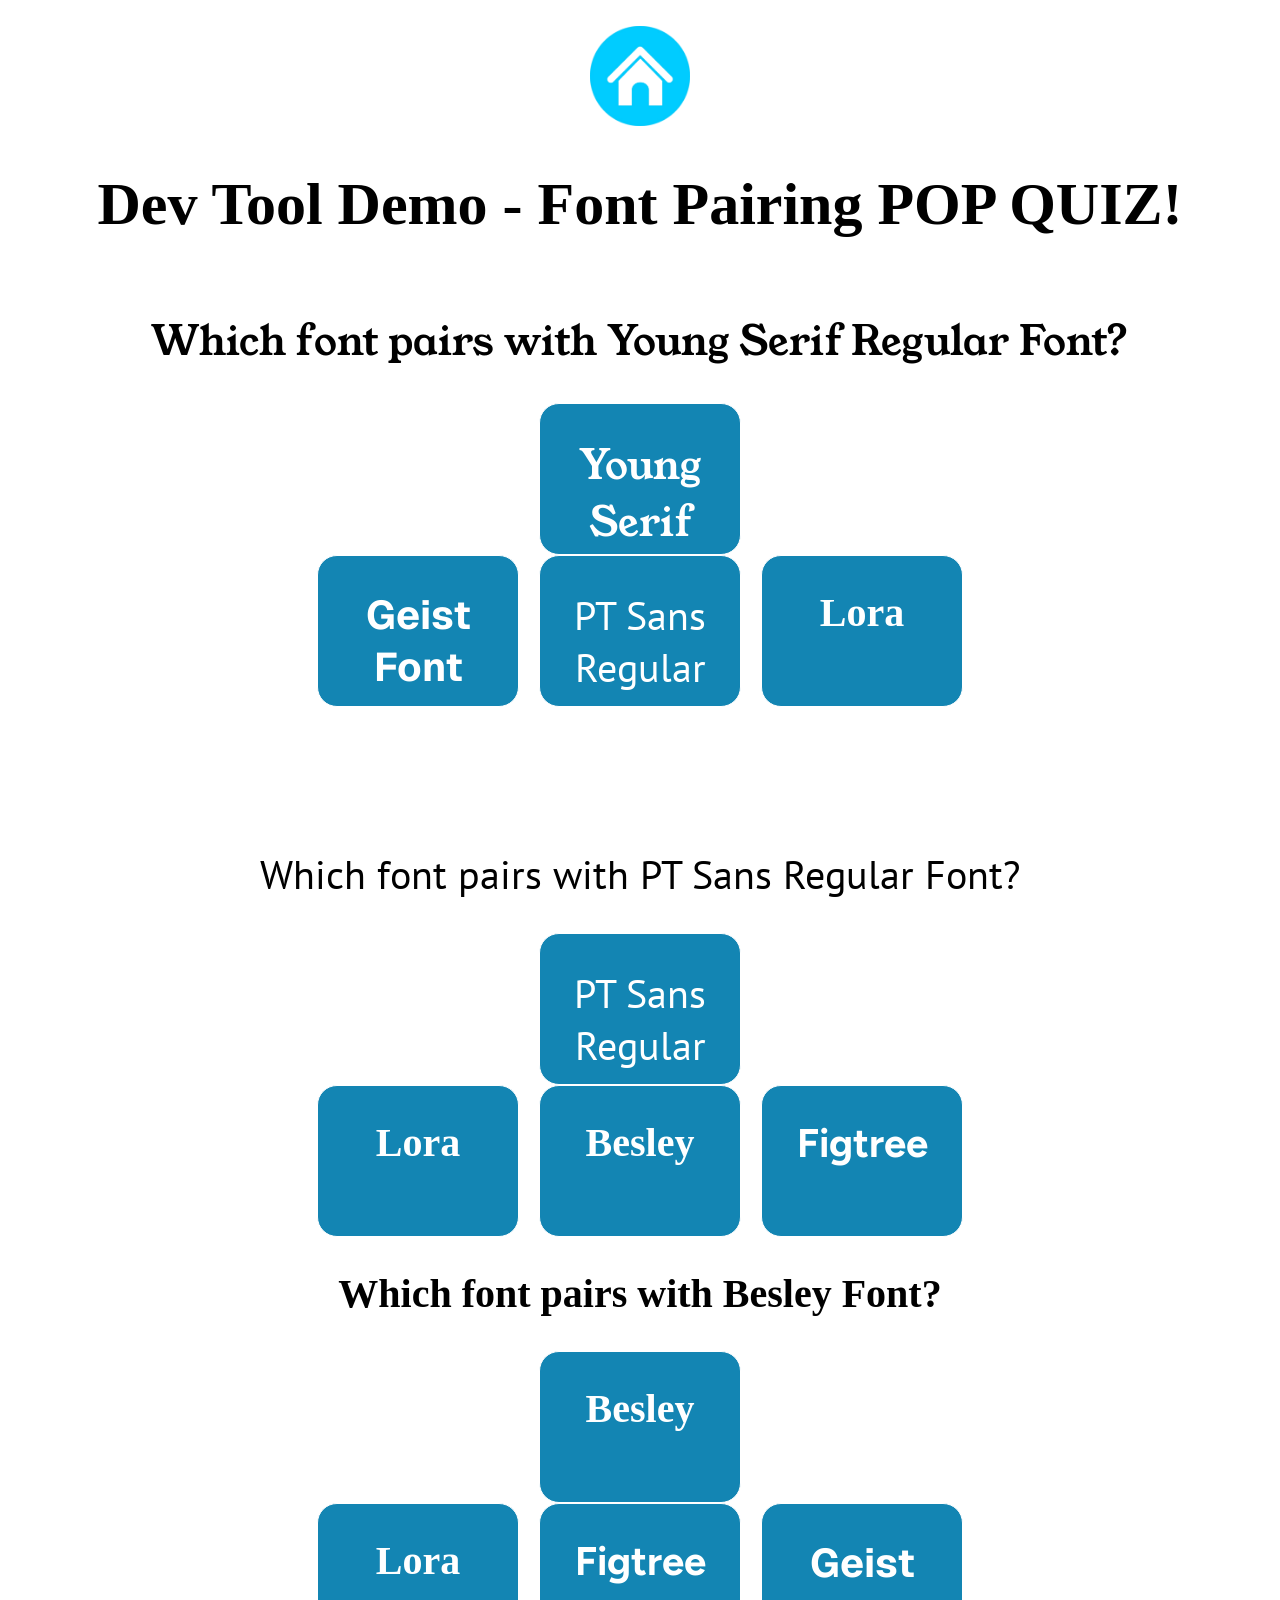
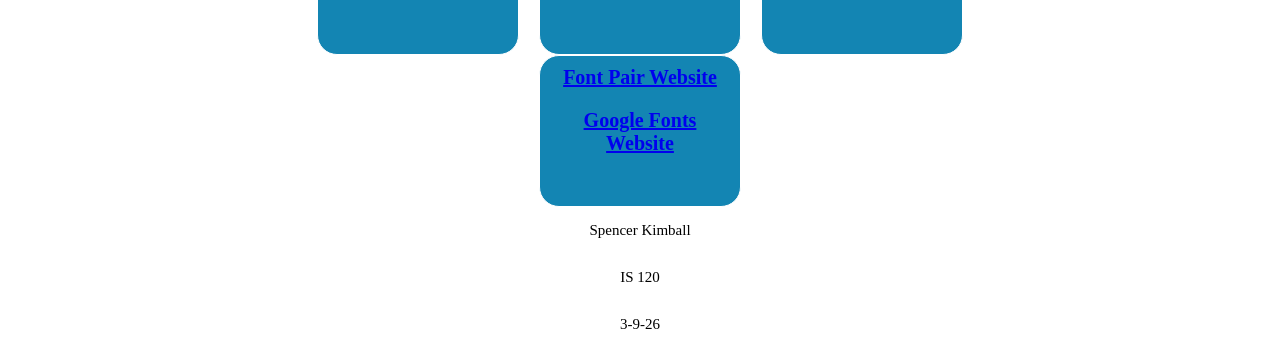
<file: index.html>
<!DOCTYPE html>
<html lang="en">
<head>
    <meta charset="UTF-8">
    <meta name="viewport" content="width=device-width, initial-scale=1.0">
    <link rel="stylesheet" href="devtooldemo.css">

    <!-- Google Embed Code - Step 1 -->
     <!-- IBM Plex Mono, PT Sans Regular, Lora -->
    <link rel="preconnect" href="https://fonts.googleapis.com">
    <link rel="preconnect" href="https://fonts.gstatic.com" crossorigin>
    <link href="https://fonts.googleapis.com/css2?family=Besley:ital,wght@0,400..900;1,400..900&family=Figtree:ital,wght@0,300..900;1,300..900&family=Geist:wght@100..900&family=IBM+Plex+Mono:ital,wght@0,100;0,200;0,300;0,400;0,500;0,600;0,700;1,100;1,200;1,300;1,400;1,500;1,600;1,700&family=Lora:ital,wght@0,400..700;1,400..700&family=PT+Sans:ital,wght@0,400;0,700;1,400;1,700&family=Young+Serif&display=swap" rel="stylesheet">
    
    <title>Demo</title>
</head>

<header>
    <div class="main-flow-container">
        <div>
            <a href="devtooldemo.html">
                <br>
                <img height="100px" src="home_icon.png" alt="Home Icon">
            </a>
        </div>

        <div>
            <h1>
                Dev Tool Demo - Font Pairing POP QUIZ!
            </h1>
        </div>
    </div>
</header>

<body>
    <main>
        <div class="main-flow-container">

            <!-- Quiz Question 1! -->
            <h2 class="young-serif-regular">
                Which font pairs with Young Serif Regular Font?
            </h2>
            
            <div class="card">
                <h2 class="young-serif-regular">
                    Young Serif Regular Font
                </h2>
            </div>

            <div class="container">
                <div class="correct-card">
                    <h2 class="geist-font">Geist Font</h2>
                </div>

                <div class="wrong-card">
                    <h2 class="pt-sans-regular">
                        PT Sans Regular
                    </h2>
                </div>

                <div class="wrong-card">
                    <h2 class="lora">
                        Lora
                    </h2>
                </div>
            </div>
            <br>
            <br>
            <br>
            <br>
            <br>
            <br>

            <!-- Quiz Question 2! -->
            <h2 class="pt-sans-regular">
                Which font pairs with PT Sans Regular Font?
            </h2>
            
            <div class="card">
                <h2 class="pt-sans-regular">
                    PT Sans Regular
                </h2>
            </div>

            <div class="container">

                <div class="correct-card">
                    <h2 class="lora">Lora</h2>
                </div>
                
                <div class="wrong-card">
                    <h2 class="Besley">
                        Besley
                    </h2>
                </div>
                
                <div class="wrong-card">
                    <h2 class="figtree">Figtree</h2>
                </div>
            </div>
                
            <!-- Quiz Question 3! -->
            <h2 class="Besley">
                Which font pairs with Besley Font?
            </h2>

            <div class="card">
                <h2 class="Besley">
                    Besley
                </h2>
                
            </div>


            <div class="container">
                <div class="wrong-card">
                    <h2 class="lora">Lora</h2>
                </div>
                
                <div class="correct-card">
                    <h2 class="figtree">
                        Figtree
                    </h2>
                </div>
                
                <div class="wrong-card">
                    <h2 class="geist-font">Geist</h2>
                </div>
            </div>

            <div class="card">
                <h4>
                    <a target="_blank" href="https://www.fontpair.co/all">Font Pair Website</a>
                </h4>

                <h4>
                    <a target="_blank" href="https://fonts.google.com/">Google Fonts Website</a>
                </h4>
            </div>
        </div>
    </main>
</body>


<footer>
    <div class="main-flow-container">
        <p>
            Spencer Kimball <br>
        </p>
        <p>
            IS 120
        </p>
        <p>
            3-9-26
        </p>
    </div>
</footer>

</html>
</file>
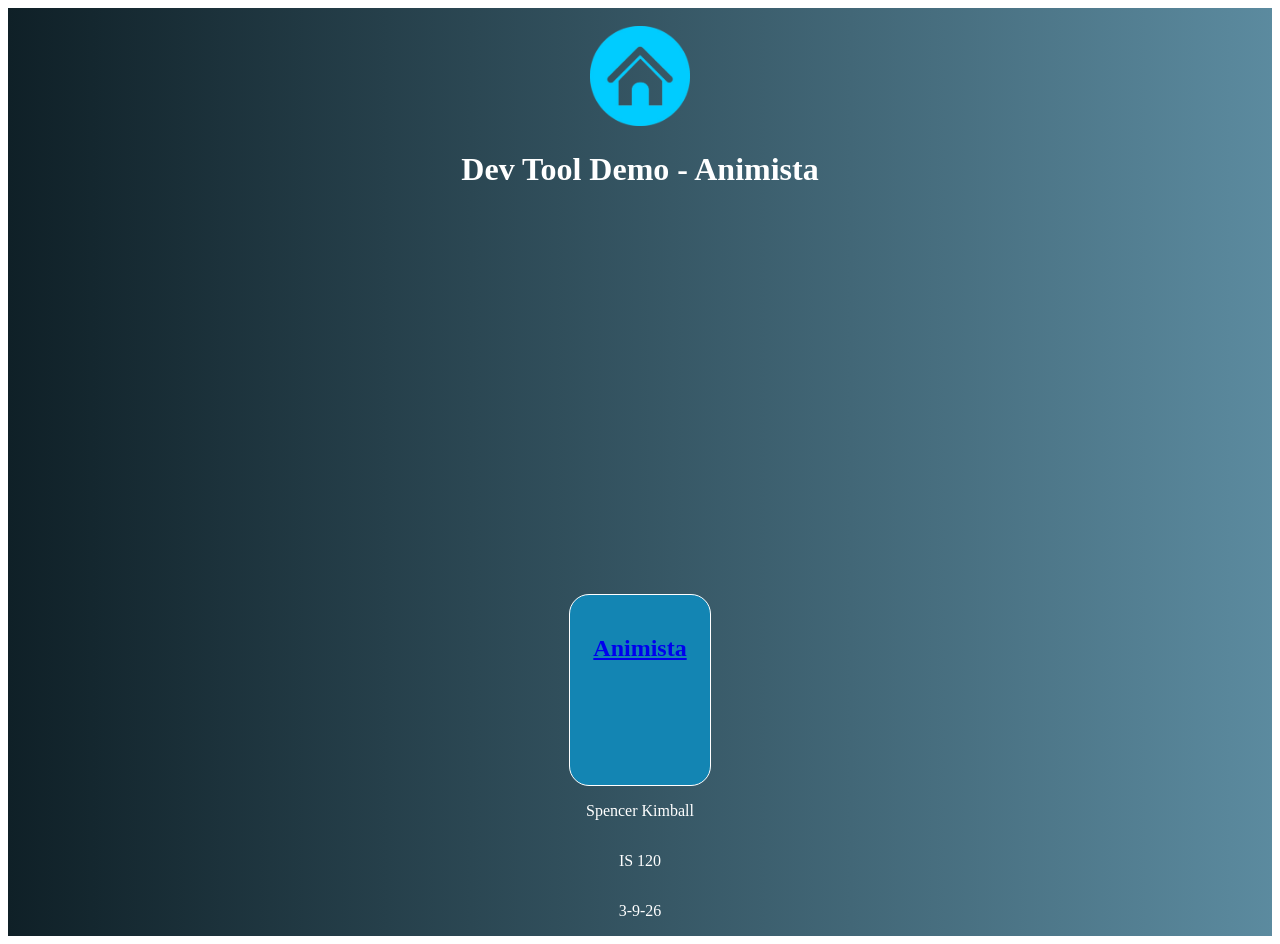
<file: animista.html>
<!DOCTYPE html>
<html lang="en">
<head>
    <meta charset="UTF-8">
    <meta name="viewport" content="width=device-width, initial-scale=1.0">
    <link rel="stylesheet" href="animista.css">

    <!-- Google Embed Code - Step 1 -->
     <!-- IBM Plex Mono, PT Sans Regular, Lora -->
    <link rel="preconnect" href="https://fonts.googleapis.com">
    <link rel="preconnect" href="https://fonts.gstatic.com" crossorigin>
    <link href="https://fonts.googleapis.com/css2?family=Besley:ital,wght@0,400..900;1,400..900&family=Figtree:ital,wght@0,300..900;1,300..900&family=Geist:wght@100..900&family=IBM+Plex+Mono:ital,wght@0,100;0,200;0,300;0,400;0,500;0,600;0,700;1,100;1,200;1,300;1,400;1,500;1,600;1,700&family=Lora:ital,wght@0,400..700;1,400..700&family=PT+Sans:ital,wght@0,400;0,700;1,400;1,700&family=Young+Serif&display=swap" rel="stylesheet">
    
    <title>Demo</title>
</head>

<header>
    <div class="main-flow-container">
        <div>
            <a href="index.html">
                <br>
                <img height="100px" src="home_icon.png" alt="Home Icon">
            </a>
        </div>

        <div>
            <h1>
                Dev Tool Demo - Animista
            </h1>
        </div>
    </div>
</header>

<body>
    <main>
        <!-- Make sure that everything stacks on top of each other -->
        <div class="main-flow-container">
            <!-- Make sure that these cards are on the same row! -->
            <div class="container">
                <div class="card-slide-fwd-center">
                    <h2> Slide Forward Center Card! </h2>
                </div>

                <div class="card-swirl-in-right-back">
                    <h2> Card Swirl in Right Back Card! </h2>
                </div>
            </div>

            <div class="container2">
                <div class="card-flicker-in">
                    <h2> Card Flicker in! </h2>

                </div>

                <div class="card-swing-in">
                    <h2> Card Swing in! </h2>
                </div>
            </div>

            <div class="card-swing-in2">
                <a target="_blank" href="https://animista.net/"> 
                    <h2>
                        Animista
                    </h2> 
                </a>
            </div>
        </div>
    </main>
</body>

<footer>
    <div class="main-flow-container">
        <p>
            Spencer Kimball <br>
        </p>
        <p>
            IS 120
        </p>
        <p>
            3-9-26
        </p>
    </div>
</footer>

</html>
</file>
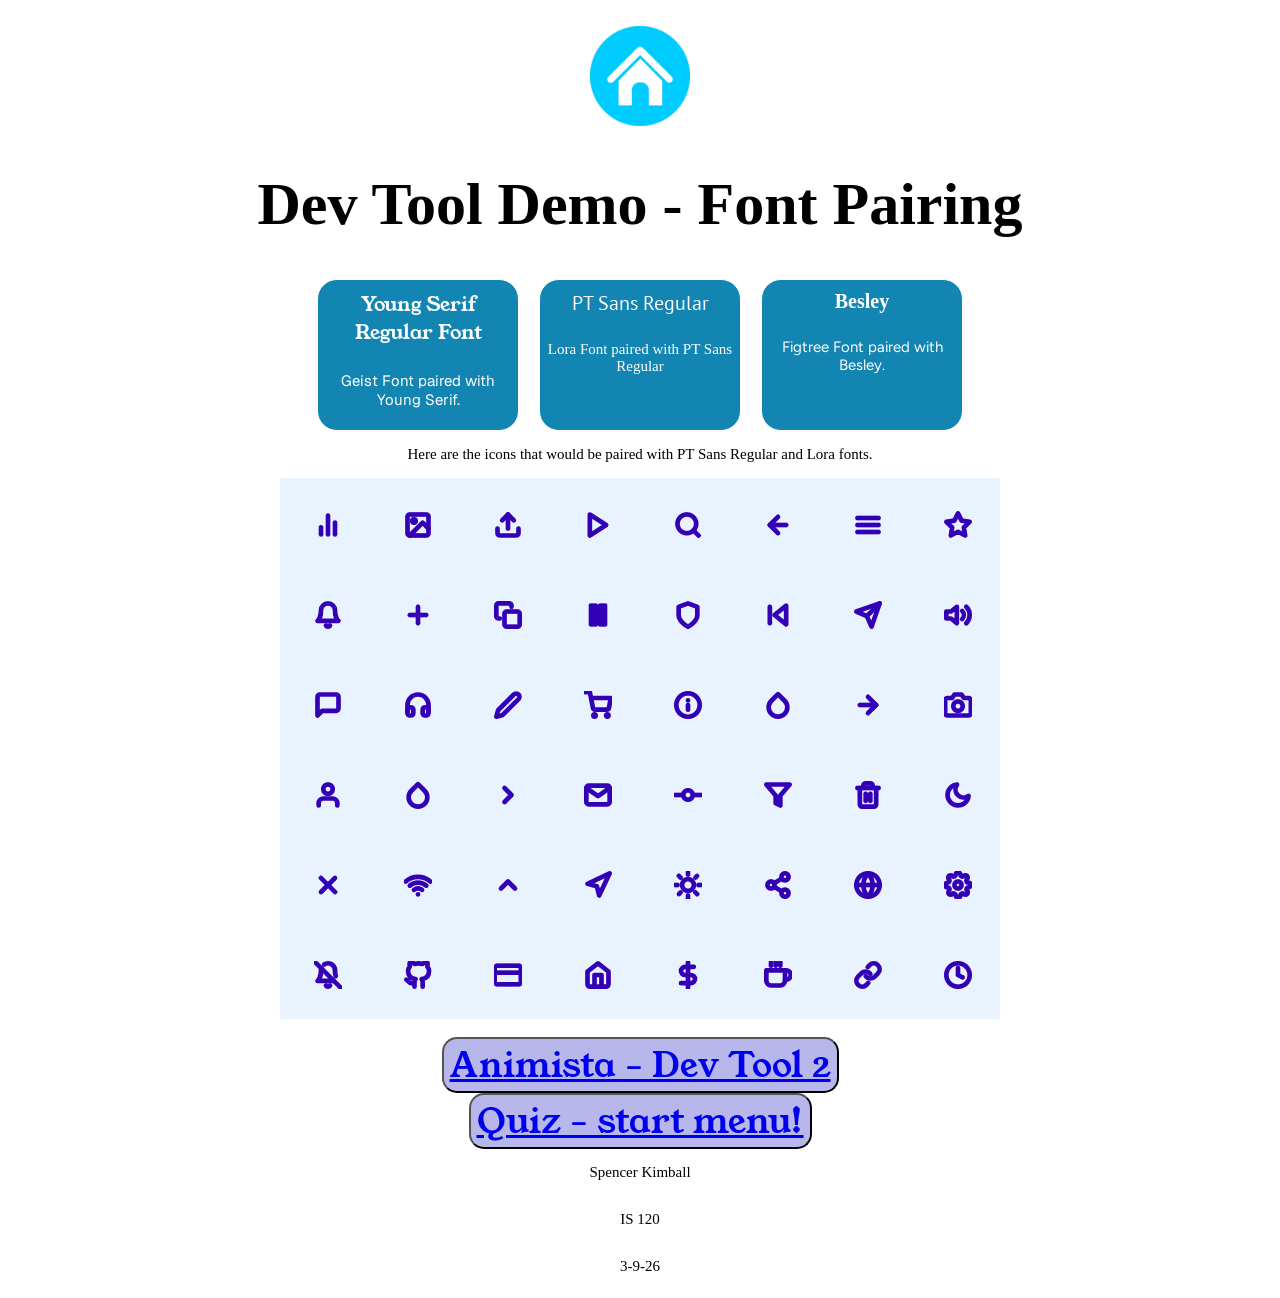
<file: devtooldemo.html>
<!DOCTYPE html>
<html lang="en">
<head>
    <meta charset="UTF-8">
    <meta name="viewport" content="width=device-width, initial-scale=1.0">
    <link rel="stylesheet" href="devtooldemo.css">

    <!-- Google Embed Code - Step 1 -->
     <!-- IBM Plex Mono, PT Sans Regular, Lora -->
    <link rel="preconnect" href="https://fonts.googleapis.com">
    <link rel="preconnect" href="https://fonts.gstatic.com" crossorigin>
    <link href="https://fonts.googleapis.com/css2?family=Besley:ital,wght@0,400..900;1,400..900&family=Figtree:ital,wght@0,300..900;1,300..900&family=Geist:wght@100..900&family=IBM+Plex+Mono:ital,wght@0,100;0,200;0,300;0,400;0,500;0,600;0,700;1,100;1,200;1,300;1,400;1,500;1,600;1,700&family=Lora:ital,wght@0,400..700;1,400..700&family=PT+Sans:ital,wght@0,400;0,700;1,400;1,700&family=Young+Serif&display=swap" rel="stylesheet">
    
    <title>Demo</title>
</head>

<header>
    <div class="main-flow-container">
        <div>
            <a href="index.html">
                <br>
                <img height="100px" src="home_icon.png" alt="Home Icon">
            </a>
        </div>

        <div>
            <h1>
                Dev Tool Demo - Font Pairing
            </h1>
        </div>
    </div>
</header>

<body>
    <main>
        <div class="main-flow-container">

            <div class="container">
                <div class="card">
                    <h4 class="young-serif-regular">
                        Young Serif Regular Font
                    </h4>
                    <p class="geist-font">
                        Geist Font paired with Young Serif.
                    </p>
                </div>
            
                <div class="card">
                    <h4 class="pt-sans-regular">
                        PT Sans Regular
                    </h4>
                    <p class="lora">
                        Lora Font paired with PT Sans Regular
                    </p>
                </div>
                
                <div class="card">
                    <h4 class="Besley">
                        Besley
                    </h4>
                    <p class="figtree">
                        Figtree Font paired with Besley.
                    </p>
                </div>
            </div>
        
        
        
        <p>
            Here are the icons that would be paired with PT Sans Regular and Lora fonts.
        </p>
        <img src="icons for fonts 2 and 3.png" alt="Icons">

        <br>

        <div>
            <button>
                <a href="animista.html">
                    Animista - Dev Tool 2
                </a>
            </button>
        </div>

        <div>
            <button>
                <a href="index.html">
                    Quiz - start menu!
                </a>
            </button>
        </div>
    </div>

        
    </main>
</body>

<footer>
    <div class="main-flow-container">
        <p>
            Spencer Kimball <br>
        </p>
        <p>
            IS 120
        </p>
        <p>
            3-9-26
        </p>
    </div>
</footer>

</html>
</file>
<file: devtooldemo.css>
/* ************************* */
/* ********* FONTS ********* */
/* ************************* */
.ibm-plex-mono-thin {
  font-family: "IBM Plex Mono", monospace;
  font-weight: 100;
  font-style: normal;
}

.pt-sans-regular {
  font-family: "PT Sans", sans-serif;
  font-weight: 400;
  font-style: normal;
}

.young-serif-regular {
  font-family: "Young Serif", serif;
  font-weight: 400;
  font-style: normal;
}

.geist-font {
  font-family: "Geist", sans-serif;
  font-optical-sizing: auto;
  font-style: normal;
}

.besley {
  font-family: "Besley", serif;
  font-optical-sizing: auto;
  font-style: normal;
}

.figtree {
  font-family: "Figtree", sans-serif;
  font-optical-sizing: auto;
  font-style: normal;
}




/* ****************************************** */
/* ********* Main Styles - Elements ********* */
/* ****************************************** */
h1 {
  font-size: 60px;
}

h2 {
  font-size: 40px;
}

h4 {
  font-size: 20px;
  padding: 0;
  margin: 10px;
}

p {
  font-size: 15px;
}

button {
  font-size: 35px;
  font-family: "Young Serif", serif;
  font-weight: 400;
  font-style: normal;
  color: white;
  background-color: rgb(183, 183, 235);
  border-radius: 15px;
}

button:hover {
  font-size: 40px;
  font-family: "Geist", sans-serif;
  font-optical-sizing: auto;
  font-style: normal;
  color: white;
  background-color: rgb(235, 223, 183);
  border-radius: 15px;
}

/* ******************************************** */
/* Items for the Main Flow of the Dev Tool Demo */
/* ******************************************** */
.card {
  background-color: rgb(19, 133, 179);
  width: 200px;
  height: 150px;
  border: 1px solid white;
  border-radius: 20px;
  color: white;
  
  display: flex;
  flex-direction: column;
  align-items: center;
  text-align: center;
}

.correct-card {
  background-color: rgb(19, 133, 179);
  width: 200px;
  height: 150px;
  border: 1px solid white;
  border-radius: 20px;
  color: white;
  
  display: flex;
  flex-direction: column;
  align-items: center;
  text-align: center;
}

.correct-card:hover {
  background-color: green;
  border: 1px solid white;
  border-radius: 20px;
  color: white;
  
  display: flex;
  flex-direction: column;
  align-items: center;
  text-align: center;
}

.wrong-card {
  background-color: rgb(19, 133, 179);
  width: 200px;
  height: 150px;
  border: 1px solid white;
  border-radius: 20px;
  color: white;

  display: flex;
  flex-direction: column;
  align-items: center;
  text-align: center;
}

.wrong-card:hover {
  background-color: red;
  border: 1px solid white;
  border-radius: 20px;
  color: white;

  display: flex;
  flex-direction: column;
  align-items: center;
  text-align: center;
}

.container {
  gap: 20px;
  display: flex;
  flex-direction: row;
  flex-wrap: wrap;
}

.main-flow-container {
  display: flex;
  flex-direction: column;
  align-items: center;
  padding: 0;
  gap: 0;
  margin: 0 auto;
}
</file>
<file: animista.css>
/* Animista Animation Code CSS Code */
.slide-fwd-center {
	animation: slide-fwd-center 0.45s cubic-bezier(0.250, 0.460, 0.450, 0.940) both;
}

.roll-out-blurred-left {
	animation: roll-out-blurred-left 0.65s cubic-bezier(0.755, 0.050, 0.855, 0.060) both;
}

@keyframes slide-fwd-center {
  0% {
    transform: perspective(1600px) translateZ(0);
  }
  100% {
    transform: perspective(1600px) translateZ(160px);
  }
}

@keyframes swirl-in-right-bck {
  0% {
    transform: rotate(540deg) scale(5);
    transform-origin: 100% 50%;
    opacity: 0;
  }
  100% {
    transform: rotate(0) scale(1);
    transform-origin: 100% 50%;
    opacity: 1;
  }
}


@keyframes roll-out-blurred-left {
  0% {
    transform: translateX(0) rotate(0deg);
    filter: blur(0);
    opacity: 1;
  }
  100% {
    transform: translateX(-1000px) rotate(-720deg);
    filter: blur(50px);
    opacity: 0;
  }
}

@keyframes roll-out-blurred-right {
  0% {
    transform: translateX(0) rotate(0deg);
    filter: blur(0);
    opacity: 1;
  }
  100% {
    transform: translateX(1000px) rotate(720deg);
    filter: blur(50px);
    opacity: 0;
  }
}

@keyframes flicker-in-1 {
  0% {
    opacity: 0;
  }
  10% {
    opacity: 0;
  }
  10.1% {
    opacity: 1;
  }
  10.2% {
    opacity: 0;
  }
  20% {
    opacity: 0;
  }
  20.1% {
    opacity: 1;
  }
  20.6% {
    opacity: 0;
  }
  30% {
    opacity: 0;
  }
  30.1% {
    opacity: 1;
  }
  30.5% {
    opacity: 1;
  }
  30.6% {
    opacity: 0;
  }
  45% {
    opacity: 0;
  }
  45.1% {
    opacity: 1;
  }
  50% {
    opacity: 1;
  }
  55% {
    opacity: 1;
  }
  55.1% {
    opacity: 0;
  }
  57% {
    opacity: 0;
  }
  57.1% {
    opacity: 1;
  }
  60% {
    opacity: 1;
  }
  60.1% {
    opacity: 0;
  }
  65% {
    opacity: 0;
  }
  65.1% {
    opacity: 1;
  }
  75% {
    opacity: 1;
  }
  75.1% {
    opacity: 0;
  }
  77% {
    opacity: 0;
  }
  77.1% {
    opacity: 1;
  }
  85% {
    opacity: 1;
  }
  85.1% {
    opacity: 0;
  }
  86% {
    opacity: 0;
  }
  86.1% {
    opacity: 1;
  }
  100% {
    opacity: 1;
  }
}

@keyframes swing-in-bottom-bck {
  0% {
    transform: rotateX(-70deg);
    transform-origin: bottom;
    opacity: 0;
  }
  100% {
    transform: rotateX(0);
    transform-origin: bottom;
    opacity: 1;
  }
}




.card-slide-fwd-center, .card-swirl-in-right-back, .card-flicker-in, .card-swing-in, .card-swing-in2 {
    background-color: rgb(19, 133, 179);
    width: 100px;
    height: 150px;
    border: 1px solid white;
    border-radius: 20px;
    color: white;
    
    display: flex;
    flex-direction: column;
    align-items: center;
    text-align: center;

    padding: 20px;
}

/* CSS For my generic card for the Dev Tool Demo */
.card-slide-fwd-center {
    transform-style: preserve-3d;
    will-change: transform;

    animation: slide-fwd-center 3s cubic-bezier(0.250, 0.460, 0.450, 0.940) both;
    animation-delay: 2s;
}

.card-swirl-in-right-back {
	animation: swirl-in-right-bck 0.65s ease-out both;
    animation-delay: 7s;

}

.card-flicker-in {
    animation: flicker-in-1 2s linear both;
    animation-delay: 9s;
}

.card-swing-in {
    animation: swing-in-bottom-bck 0.6s cubic-bezier(0.175, 0.885, 0.320, 1.275) both;
    animation-delay: 11s;
}

.card-swing-in2 {
    animation: swing-in-bottom-bck 0.6s cubic-bezier(0.175, 0.885, 0.320, 1.275) both;
    animation-delay: 16.5s;
}

/* Container CSS */
.container, .container2 {
  gap: 50px;
  display: flex;
  flex-direction: row;
  flex-wrap: wrap;
}

.container {
  animation: roll-out-blurred-left 0.65s cubic-bezier(0.755, 0.050, 0.855, 0.060) both;
  animation-delay: 13s;
}

.container2 {
  animation: roll-out-blurred-right 0.65s cubic-bezier(0.755, 0.050, 0.855, 0.060) both;
  animation-delay: 14.5s;
}



.main-flow-container {
  display: flex;
  flex-direction: column;
  align-items: center;
  padding: 0;
  gap: 0;
  margin: 0 auto;
}

@keyframes bg-pan-right {
  0% {
    background-position: 0% 50%;
  }
  100% {
    background-position: 100% 50%;
  }
}

/* Background Animation */
footer, header, main {
    background: linear-gradient(
    270deg,
    #0f2027,
    #203a43,
    #75aec7,
    #0f2027
  );

  background-size: 400% 400%; /* MUST be larger than 100% */
  animation: bg-pan-right 8s ease infinite;

  color: white; /* so text is readable */
}
</file>
